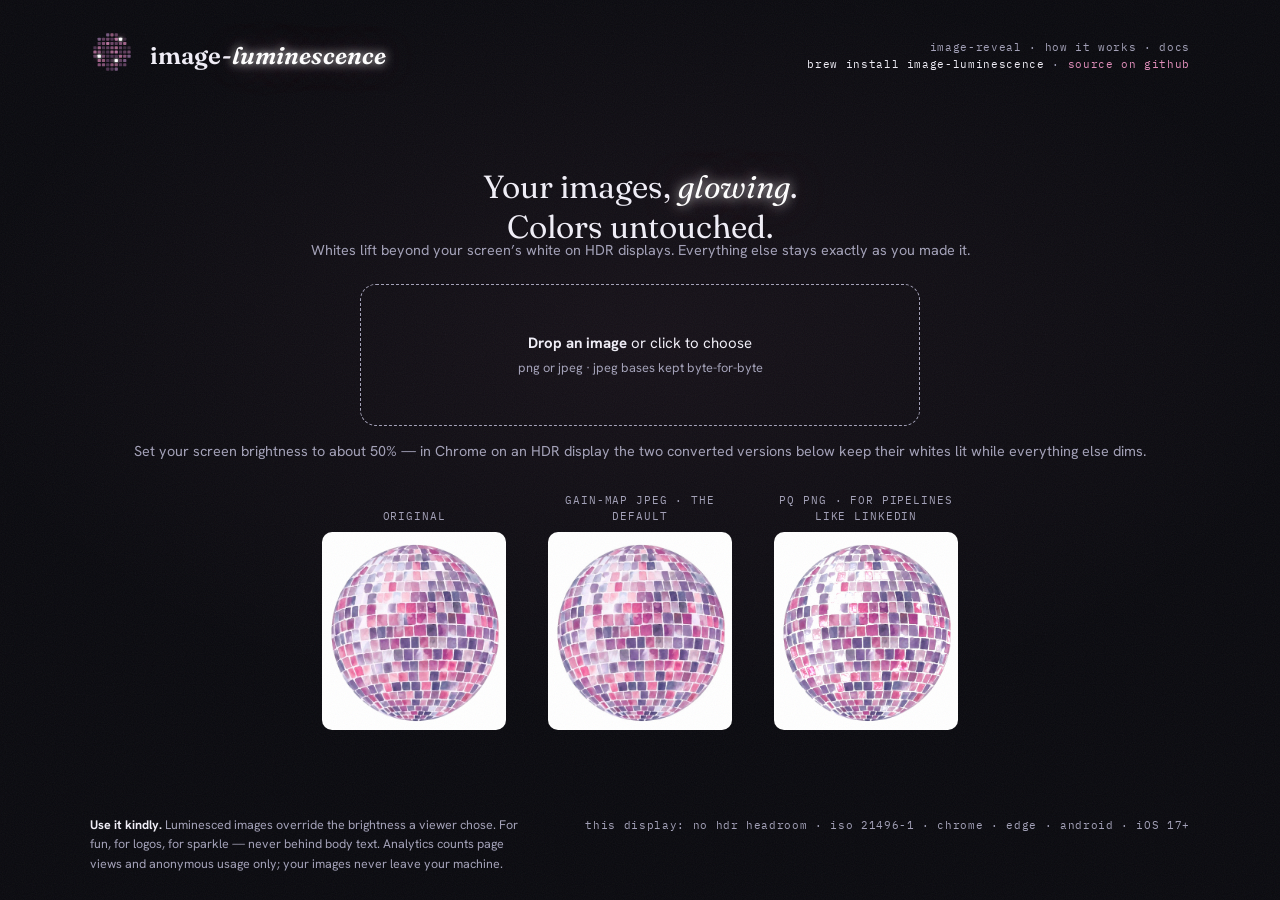
<file: docs/index.html>
<!DOCTYPE html>
<html lang="en">
<head>
<meta charset="utf-8">
<meta name="viewport" content="width=device-width, initial-scale=1">
<title>image-luminescence</title>
<meta name="description" content="Make your images glow on HDR displays. Free, private, runs entirely in your browser.">
<meta property="og:type" content="website">
<meta property="og:title" content="image-luminescence">
<meta property="og:description" content="Make your images glow on HDR displays. Your colors stay exactly yours. Free, in your browser, no uploads.">
<meta property="og:url" content="https://kwicz.github.io/image-luminescence/">
<meta property="og:image" content="https://kwicz.github.io/image-luminescence/assets/og-preview.png">
<meta property="og:image:width" content="1200">
<meta property="og:image:height" content="630">
<meta name="twitter:card" content="summary_large_image">
<meta name="twitter:title" content="image-luminescence">
<meta name="twitter:description" content="Make your images glow on HDR displays. Your colors stay exactly yours. Free, in your browser, no uploads.">
<meta name="twitter:image" content="https://kwicz.github.io/image-luminescence/assets/og-preview.png">
<script type="application/ld+json">
{
  "@context": "https://schema.org",
  "@graph": [
    {
      "@type": "WebApplication",
      "name": "image-luminescence",
      "url": "https://kwicz.github.io/image-luminescence/",
      "description": "Free browser tool that makes images glow on HDR displays. Converts PNG or JPEG into an Ultra HDR gain-map JPEG whose whites render brighter than the screen's normal white, while every color stays pixel-exact. Runs entirely client-side; images never leave the machine.",
      "applicationCategory": "DesignApplication",
      "operatingSystem": "Any (runs in the browser)",
      "browserRequirements": "Chrome or Edge on an HDR display to see the glow",
      "offers": { "@type": "Offer", "price": "0", "priceCurrency": "USD" },
      "image": "https://kwicz.github.io/image-luminescence/assets/og-preview.png",
      "featureList": [
        "Converts sRGB images to Ultra HDR (ISO 21496-1) gain-map JPEGs",
        "Whites glow up to the display's maximum brightness",
        "Colors preserved exactly; JPEG bases kept byte-for-byte",
        "Adjustable glow strength and threshold",
        "No uploads; all conversion happens in the browser",
        "Open-source command-line version available"
      ],
      "softwareHelp": "https://github.com/kwicz/image-luminescence"
    },
    {
      "@type": "FAQPage",
      "mainEntity": [
        {
          "@type": "Question",
          "name": "How do glowing HDR images work?",
          "acceptedAnswer": {
            "@type": "Answer",
            "text": "A gain-map file contains two images: the untouched sRGB image, plus a hidden grayscale glow map marking which pixels may exceed the screen's normal white and by how much. HDR displays apply the map; everything else ignores it and shows a normal image. It is the ISO 21496-1 gain map format, the same mechanism iPhone photos have used since iOS 17."
          }
        },
        {
          "@type": "Question",
          "name": "Which displays show the glow?",
          "acceptedAnswer": {
            "@type": "Answer",
            "text": "Screens with HDR brightness headroom: MacBook Pro 2021 and later glows strongly, other Mac laptops from around 2016 glow gently when dimmed, iPhone 12 and later, most OLED phones, and true HDR monitors and TVs. Standard-range screens show correct colors with no glow. For the strongest glow, set screen brightness to about 50%."
          }
        },
        {
          "@type": "Question",
          "name": "Which apps and browsers show the glow?",
          "acceptedAnswer": {
            "@type": "Answer",
            "text": "Chrome and Edge on HDR displays, Android, and iOS 17+ Photos render gain-map glow. macOS Preview shows correct colors without the boost. Anywhere unsupported, the image simply looks normal."
          }
        },
        {
          "@type": "Question",
          "name": "Do glowing images change the original colors?",
          "acceptedAnswer": {
            "@type": "Answer",
            "text": "No. The base image keeps the original sRGB pixels, byte-for-byte for JPEG input. The glow travels as separate metadata, so viewers that do not support it show the image exactly as authored."
          }
        },
        {
          "@type": "Question",
          "name": "Why do glowing LinkedIn company logos work?",
          "acceptedAnswer": {
            "@type": "Answer",
            "text": "LinkedIn preserves PNG color profiles on company-page logos, so a PNG converted to Rec.2020 PQ with a BT.2100 PQ profile keeps its glow there. Pipelines that re-encode images, like Slack, strip gain maps (leaving a normal image) and can render PQ PNGs washed out, which is why the gain-map JPEG is the safer default."
          }
        }
      ]
    }
  ]
}
</script>
<!-- Google tag (gtag.js) -->
<script async src="https://www.googletagmanager.com/gtag/js?id=G-KRL29RBPX2"></script>
<script>
  window.dataLayer = window.dataLayer || [];
  function gtag(){dataLayer.push(arguments);}
  gtag('js', new Date());

  gtag('config', 'G-KRL29RBPX2');
</script>
<link rel="icon" type="image/svg+xml" href="favicon.svg">
<link rel="icon" type="image/png" href="favicon.png">
<link rel="preconnect" href="https://fonts.googleapis.com">
<link rel="preconnect" href="https://fonts.gstatic.com" crossorigin>
<link href="https://fonts.googleapis.com/css2?family=Fraunces:ital,opsz,wght@0,9..144,380..700;1,9..144,380..700&family=Hanken+Grotesk:wght@400;700&family=IBM+Plex+Mono:wght@400;500&display=swap" rel="stylesheet">
<link rel="stylesheet" href="style.css">
</head>
<body>
<main>
  <header>
    <a id="home-link" href="#" aria-label="Back to the converter">
      <svg id="orb" width="44" height="44" viewBox="0 0 150 150" role="img"
           aria-label="image-luminescence mark"></svg>
    </a>
    <h1><a id="wordmark-link" href="#">image-<span class="lumi">luminescence</span></a></h1>
    <nav class="readout" aria-label="Site">
      <a href="#reveal" data-room="reveal">image-reveal</a> &middot;
      <a href="#how" data-room="how">how it works</a> &middot;
      <a href="#docs" data-room="docs">docs</a><br>
      <span class="brew">brew install image-luminescence</span> &middot;
      <a href="https://github.com/kwicz/image-luminescence" class="ext">source on github</a>
    </nav>
  </header>

  <div class="stage">

    <!-- room: home / the tool -->
    <section class="room active" id="room-home">
      <div id="intro">
        <p class="lede">Your images, <em>glowing</em>.<br>Colors untouched.</p>
        <p class="sub">Whites lift beyond your screen&rsquo;s white on HDR displays. Everything else stays exactly as you made it.</p>
      </div>

      <div id="dropzone" tabindex="0" role="button"
           aria-label="Choose or drop an image to luminesce">
        <p><strong>Drop an image</strong> or click to choose</p>
        <p class="small">png or jpeg &middot; jpeg bases kept byte-for-byte</p>
        <input type="file" id="file-input" accept="image/png,image/jpeg" hidden>
      </div>

      <div id="home-examples">
        <p class="sub small">Set your screen brightness to about 50% &mdash;
        in Chrome on an HDR display the two converted versions below keep
        their whites lit while everything else dims.</p>
        <div class="compare compact">
          <figure>
            <figcaption>original</figcaption>
            <img src="assets/disco-ball.png" alt="Watercolor disco ball, original">
          </figure>
          <figure>
            <figcaption>gain-map jpeg &middot; the default</figcaption>
            <img src="assets/disco-ball-luminescence.jpg" alt="Luminesced — glows on HDR displays">
          </figure>
          <figure>
            <figcaption>pq png &middot; for pipelines like linkedin</figcaption>
            <img src="assets/disco-ball-pq.png" alt="PQ version — glows where color profiles survive">
          </figure>
        </div>
      </div>

      <div id="workbench" hidden>
        <div class="compare">
          <figure>
            <figcaption>original</figcaption>
            <img id="img-before" alt="Original image">
          </figure>
          <figure>
            <figcaption>luminesced</figcaption>
            <img id="img-after" alt="Luminesced image (glows on HDR displays)">
          </figure>
        </div>
        <div class="bench-row">
          <label>where is it going?
            <select id="format">
              <option value="gainmap" selected>anywhere &middot; safe jpeg</option>
              <option value="pq">linkedin &middot; survives their pipeline</option>
            </select>
            <span class="val" id="format-hint">glows in chrome, edge &amp; phones; looks
            simply normal everywhere unsupported</span>
          </label>
          <label>glow strength
            <input type="range" id="boost" min="1.1" max="49.26" step="0.01" value="49.26">
            <span class="val" id="boost-label">max &middot; 10,000 nits</span>
          </label>
          <label>glow threshold
            <input type="range" id="knee" min="0.5" max="0.99" step="0.01" value="0.85">
            <span class="val" id="knee-label">85% &middot; near-whites only</span>
          </label>
          <button id="convert">Luminesce</button>
          <a id="download" class="button ghost">Download</a>
          <button id="reset" class="ghost" type="button">New image</button>
        </div>
      </div>
    </section>

    <!-- room: reveal -->
    <section class="room" id="room-reveal">
      <div id="reveal-intro">
        <p class="lede">One file, <em>two</em> pictures.</p>
        <p class="sub">SDR screens see the first picture. HDR screens see
        the file become the second. Nobody sees both.</p>
      </div>
      <div class="reveal-drops">
        <div class="dropzone-mini" id="drop-a" tabindex="0" role="button"
             aria-label="Choose the picture everyone sees">
          <p><strong>Everyone sees</strong></p>
          <p class="small" id="name-a">drop or click</p>
          <input type="file" id="file-a" accept="image/png,image/jpeg" hidden>
        </div>
        <div class="dropzone-mini" id="drop-b" tabindex="0" role="button"
             aria-label="Choose the picture HDR displays reveal">
          <p><strong>HDR reveals</strong></p>
          <p class="small" id="name-b">drop or click</p>
          <input type="file" id="file-b" accept="image/png,image/jpeg" hidden>
        </div>
      </div>
      <div class="bench-row" id="reveal-bench">
        <label>mode
          <select id="reveal-mode">
            <option value="2" selected>switch &middot; flips on HDR displays</option>
            <option value="6">crossfade &middot; follows the brightness slider</option>
          </select>
        </label>
        <button id="reveal-go" disabled>Reveal</button>
        <a id="reveal-download" class="button ghost" hidden>Download</a>
      </div>
      <figure id="reveal-result" hidden>
        <figcaption>the file &middot; what you see depends on your display</figcaption>
        <img id="reveal-img" alt="Reveal result — SDR displays show the first picture, HDR displays the second">
      </figure>
      <div id="reveal-examples">
        <p class="sub small">The third image below is one file built from the
        other two &mdash; what it shows depends on the screen reading it.
        Thumbnails always show the first. Reveals need the gain map to
        survive, so re-encoding pipelines (LinkedIn, Slack) show only the
        first picture &mdash; share the file directly or host it yourself.</p>
        <div class="compare compact">
          <figure>
            <figcaption>everyone sees</figcaption>
            <img src="assets/disco-ball.png" alt="Reveal ingredient A: the disco ball">
          </figure>
          <figure>
            <figcaption>hdr reveals</figcaption>
            <img src="assets/aang.jpg" alt="Reveal ingredient B">
          </figure>
          <figure>
            <figcaption>the file &middot; same bytes</figcaption>
            <img src="assets/disco-ball-reveal.jpg" alt="One file that shows A on SDR displays and B on HDR displays">
          </figure>
        </div>
      </div>
    </section>

    <!-- room: how it works -->
    <section class="room" id="room-how">
      <p class="lede">One file, <em>two</em> images.</p>
      <div class="beats">
        <div class="beat">
          <div class="beat-visual"><img src="assets/disco-ball.png" alt="" aria-hidden="true"></div>
          <p><strong>Your image, untouched.</strong> The file&rsquo;s base is
          your exact sRGB pixels &mdash; byte-for-byte when you feed it a jpeg.
          Every display on earth shows your true colors.</p>
        </div>
        <div class="beat">
          <div class="beat-visual"><img src="assets/disco-ball-stencil.png" alt="" aria-hidden="true"></div>
          <p><strong>A glow map rides along.</strong> A second, hidden
          grayscale image &mdash; this is the disco ball&rsquo;s, for real.
          White pixels mean &ldquo;boost the matching pixel,&rdquo; black
          means &ldquo;leave it alone.&rdquo; Nothing in your image is
          blurred or changed.</p>
        </div>
        <div class="beat">
          <div class="beat-visual result" aria-hidden="true"><span></span></div>
          <p><strong>HDR displays apply it.</strong> Capable screens boost the
          marked pixels into brightness headroom. Everything else ignores the
          stencil and sees a perfectly normal jpeg.</p>
        </div>
      </div>
      <div class="curve-strip">
        <svg width="270" height="104" viewBox="0 0 270 104" role="img"
             aria-label="The gain curve: flat at no boost until the threshold, then rising smoothly to full strength at pure white">
          <line x1="18" y1="86" x2="256" y2="86" stroke="#27273a" stroke-width="1"/>
          <line x1="18" y1="86" x2="18" y2="10" stroke="#27273a" stroke-width="1"/>
          <path d="M18 84 L172 84 Q216 84 248 22" fill="none"
                stroke="#e08dba" stroke-width="2" stroke-linecap="round"/>
          <circle cx="248" cy="22" r="4" fill="#ffffff" filter="url(#curve-glow)"/>
          <line x1="172" y1="84" x2="172" y2="92" stroke="#a3a1b8" stroke-width="1"/>
          <text x="172" y="102" text-anchor="middle" class="curve-label">threshold</text>
          <text x="242" y="12" text-anchor="end" class="curve-label">strength</text>
          <text x="18" y="102" class="curve-label">black</text>
          <text x="256" y="102" text-anchor="end" class="curve-label">white</text>
          <defs><filter id="curve-glow" x="-200%" y="-200%" width="500%" height="500%">
            <feDropShadow dx="0" dy="0" stdDeviation="3" flood-color="#ffffff" flood-opacity="0.9"/>
            <feDropShadow dx="0" dy="0" stdDeviation="7" flood-color="#e08dba" flood-opacity="0.6"/>
          </filter></defs>
        </svg>
        <p class="sub curve-note">The curve behind the sliders: nothing is
        boosted until a pixel nears white, then the glow ramps to full
        strength. The format is the ISO 21496-1 gain map &mdash; the same
        mechanism every iPhone photo has used since iOS 17.</p>
      </div>
    </section>

    <!-- room: docs -->
    <section class="room" id="room-docs">
      <p class="lede">Take it <em>home</em>.</p>
      <div class="docs-grid">
        <div class="doc-card">
          <p class="doc-title">command line</p>
          <pre><span class="c"># it's a homebrew package:</span>
brew tap kwicz/tap
brew install image-luminescence

luminesce logo.png
<span class="c"># -&gt; logo-luminescence.jpg</span>
luminesce-reveal a.png b.png
luminesce-pq logo.png  <span class="c"># pq png, for linkedin</span>

--boost 49.26  <span class="c">glow ceiling, default max</span>
--knee  0.85   <span class="c">how near white before glow</span></pre>
          <p class="doc-body" style="margin-top:10px">Prefer source?
          <code>git clone</code> the repo, <code>brew install imagemagick
          libultrahdr</code>, and run the python scripts directly &mdash;
          same tools, no install.</p>
          <p class="doc-title">which tool</p>
          <p class="doc-body"><strong>Two converters, two strategies.</strong>
          <code>luminescence.py</code> makes gain-map jpegs: glow as
          removable metadata, safe everywhere &mdash; pipelines that
          re-encode (Slack) just show a normal image. Use it by default.
          <code>luminescence_pq.py</code> makes PQ pngs: glow baked into
          the pixels, survives pipelines that keep PNG profiles (LinkedIn
          &mdash; how those glowing company icons work), but viewers that
          ignore the profile show a washed-out ghost (Slack). Only for
          destinations you&rsquo;ve verified.
          <code>image-reveal</code> (luminescence_reveal.py) packs <em>two different
          pictures</em> into one file: SDR viewers see the first, HDR
          viewers see the file become the second. One artifact of the
          format nobody else is using.</p>
        </div>
        <div class="doc-card">
          <p class="doc-title">this page</p>
          <p class="doc-body">The converter above runs the same math compiled
          to the browser &mdash; canvas in, gain-map jpeg out. Your image
          never leaves your machine.</p>
          <p class="doc-title">roadmap</p>
          <p class="doc-body">Also: <code>brew tap kwicz/tap &amp;&amp; brew install
          image-luminescence</code>, pip install from the clone, a Figma
          plugin, and a Finder quick action. Details in the
          <a href="https://github.com/kwicz/image-luminescence">repo</a>.</p>
          <p class="doc-title">displays</p>
          <p class="doc-body">The glow needs a screen with brightness headroom.
          Rough vintages: MacBook Pro 2021+ glows hard, other Macs from
          ~2016 glow gently when dimmed, iPhone 12+ and OLED phones glow,
          and HDR monitors/TVs (roughly 2016+, real HDR &mdash; not
          &ldquo;HDR400&rdquo;) glow. Standard-range screens like
          Apple&rsquo;s Thunderbolt Display show correct colors, no glow.
          Headroom shrinks as brightness rises &mdash; set your screen to
          about 50% brightness for maximum glow. This page checks your
          display live, in the corner below.</p>
          <p class="doc-title">format</p>
          <p class="doc-body">ISO 21496-1 / Ultra HDR gain-map jpeg &middot;
          glows in Chrome and Edge on HDR displays, Android, and iOS 17+
          Photos. macOS Preview shows correct colors but may not boost.
          Anywhere unsupported it&rsquo;s simply a normal image &mdash;
          correct colors, no glow. The gain
          curve &mdash; how hard each pixel is boosted &mdash; ramps from your
          threshold to your ceiling and is stored as metadata, which is why
          macOS describes these files as &ldquo;Adaptive Gain Curve.&rdquo;</p>
        </div>
      </div>
    </section>
  </div>

  <footer>
    <p class="foot-note"><strong>Use it kindly.</strong> Luminesced images
    override the brightness a viewer chose. For fun, for logos, for sparkle
    &mdash; never behind body text.
    Analytics counts page views and anonymous usage only; your images never
    leave your machine.</p>
    <p class="foot-meta"><span id="hdr-check"></span>iso 21496-1 &middot; chrome &middot; edge &middot; android &middot; iOS 17+</p>
  </footer>
</main>
<script src="app.js"></script>
<script>
// Logo mark: disco orb as a pixel grid, three tiles luminesced.
(function () {
  const svg = document.getElementById("orb");
  const NS = "http://www.w3.org/2000/svg";
  const C = 75, R = 68, T = 11, GAP = 3.5;
  const dims = ["#3a2a3c", "#4d3350", "#5e3d5c", "#6d4668", "#804f74"];
  const pinks = ["#8a5474", "#a06288", "#b5719c", "#75577e"];
  const lit = [[2, -3], [-3, 1], [1, 2]];
  let seed = 7;
  const rand = () => (seed = (seed * 16807) % 2147483647) / 2147483647;
  for (let gy = -6; gy <= 6; gy++) {
    for (let gx = -6; gx <= 6; gx++) {
      const x = C + gx * (T + GAP), y = C + gy * (T + GAP);
      if (Math.hypot(x - C, y - C) > R - T / 2) continue;
      const rect = document.createElementNS(NS, "rect");
      rect.setAttribute("x", x - T / 2);
      rect.setAttribute("y", y - T / 2);
      rect.setAttribute("width", T);
      rect.setAttribute("height", T);
      rect.setAttribute("rx", 2.5);
      const isLit = lit.some(([lx, ly]) => lx === gx && ly === gy);
      if (isLit) {
        rect.setAttribute("fill", "#ffffff");
        rect.setAttribute("filter", "url(#bloom)");
      } else {
        const pool = rand() < 0.4 ? pinks : dims;
        rect.setAttribute("fill", pool[Math.floor(rand() * pool.length)]);
      }
      svg.appendChild(rect);
    }
  }
  const defs = document.createElementNS(NS, "defs");
  defs.innerHTML = '<filter id="bloom" x="-120%" y="-120%" width="340%" height="340%">' +
    '<feDropShadow dx="0" dy="0" stdDeviation="4" flood-color="#ffffff" flood-opacity="0.9"/>' +
    '<feDropShadow dx="0" dy="0" stdDeviation="10" flood-color="#e08dba" flood-opacity="0.6"/></filter>';
  svg.prepend(defs);
})();

const $ = (id) => document.getElementById(id);

// ---------- live display check ----------
(function () {
  const el = $("hdr-check");
  const mq = matchMedia("(dynamic-range: high)");
  const render = () => {
    el.textContent = mq.matches
      ? "this display: glow-ready · "
      : "this display: no hdr headroom · ";
    el.style.color = mq.matches ? "var(--disco)" : "";
  };
  render();
  mq.addEventListener("change", render);
})();

// ---------- rooms ----------
const rooms = { home: "room-home", reveal: "room-reveal", how: "room-how", examples: "room-home", docs: "room-docs" };

function showRoom(name) {
  const target = rooms[name] ? name : "home";
  document.querySelectorAll(".room").forEach((r) => r.classList.remove("active"));
  const el = $(rooms[target]);
  el.classList.add("active");
  el.classList.remove("entering");
  void el.offsetWidth; // restart the entrance animation
  el.classList.add("entering");
  document.querySelectorAll("nav [data-room]").forEach((a) => {
    a.classList.toggle("here", a.dataset.room === target);
  });
  gtag("event", "room_view", { room: target });
}

window.addEventListener("hashchange", () => showRoom(location.hash.slice(1)));
document.querySelectorAll("#home-link, #wordmark-link").forEach((a) =>
  a.addEventListener("click", (e) => {
    e.preventDefault();
    history.pushState(null, "", location.pathname);
    showRoom("home");
  })
);
if (location.hash) showRoom(location.hash.slice(1));

// ---------- converter ----------
let currentFile = null;
let outName = "luminesced.jpg";

$("dropzone").addEventListener("click", () => $("file-input").click());
$("dropzone").addEventListener("keydown", (e) => {
  if (e.key === "Enter" || e.key === " ") $("file-input").click();
});
$("dropzone").addEventListener("dragover", (e) => {
  e.preventDefault();
  $("dropzone").classList.add("hover");
});
$("dropzone").addEventListener("dragleave", () => $("dropzone").classList.remove("hover"));
$("dropzone").addEventListener("drop", (e) => {
  e.preventDefault();
  $("dropzone").classList.remove("hover");
  if (e.dataTransfer.files[0]) pick(e.dataTransfer.files[0]);
});
$("file-input").addEventListener("change", () => {
  if ($("file-input").files[0]) pick($("file-input").files[0]);
});

function pick(file) {
  currentFile = file;
  outName = file.name.replace(/\.[^.]*$/, "") + "-luminescence.jpg";
  $("intro").hidden = true;
  $("dropzone").hidden = true;
  $("home-examples").hidden = true;
  $("workbench").hidden = false;
  $("img-before").src = URL.createObjectURL(file);
  convert();
}

$("download").addEventListener("click", () => gtag("event", "download"));

$("reset").addEventListener("click", () => {
  currentFile = null;
  $("workbench").hidden = true;
  $("intro").hidden = false;
  $("dropzone").hidden = false;
  $("home-examples").hidden = false;
  $("file-input").value = "";
});

$("boost").addEventListener("input", () => {
  const v = parseFloat($("boost").value);
  $("boost-label").textContent = v >= 49.26 ? "max · 10,000 nits" : v.toFixed(1) + "x over sdr white";
});
$("knee").addEventListener("input", () => {
  $("knee-label").textContent = Math.round($("knee").value * 100) + "% · " +
    ($("knee").value > 0.8 ? "near-whites only" : "deeper into midtones");
});
$("format").addEventListener("change", () => {
  $("format-hint").textContent = $("format").value === "pq"
    ? "the one format linkedin keeps — but it ghosts gray in apps that ignore profiles (slack)"
    : "glows in chrome, edge & phones; looks simply normal everywhere unsupported";
  convert();
});
$("convert").addEventListener("click", convert);

// ---------- reveal room ----------
const revealFiles = { a: null, b: null };
for (const k of ["a", "b"]) {
  const zone = $("drop-" + k), input = $("file-" + k);
  zone.addEventListener("click", () => input.click());
  zone.addEventListener("keydown", (e) => {
    if (e.key === "Enter" || e.key === " ") input.click();
  });
  zone.addEventListener("dragover", (e) => { e.preventDefault(); zone.classList.add("hover"); });
  zone.addEventListener("dragleave", () => zone.classList.remove("hover"));
  zone.addEventListener("drop", (e) => {
    e.preventDefault();
    zone.classList.remove("hover");
    if (e.dataTransfer.files[0]) pickReveal(k, e.dataTransfer.files[0]);
  });
  input.addEventListener("change", () => {
    if (input.files[0]) pickReveal(k, input.files[0]);
  });
}
function pickReveal(k, file) {
  revealFiles[k] = file;
  $("name-" + k).textContent = file.name;
  $("reveal-go").disabled = !(revealFiles.a && revealFiles.b);
}
$("reveal-go").addEventListener("click", async () => {
  $("reveal-go").disabled = true;
  $("reveal-go").textContent = "Working…";
  try {
    const headroom = parseFloat($("reveal-mode").value);
    const bytes = await reveal(revealFiles.a, revealFiles.b, { headroom });
    const url = URL.createObjectURL(new Blob([bytes], { type: "image/jpeg" }));
    $("reveal-img").src = url;
    $("reveal-examples").hidden = true;
    $("reveal-result").hidden = false;
    const name = revealFiles.a.name.replace(/\.[^.]*$/, "") + "-image-reveal.jpg";
    $("reveal-download").href = url;
    $("reveal-download").download = name;
    $("reveal-download").hidden = false;
    gtag("event", "reveal", { headroom });
  } catch (err) {
    alert("Reveal failed: " + err.message);
  } finally {
    $("reveal-go").disabled = false;
    $("reveal-go").textContent = "Reveal";
  }
});

async function convert() {
  if (!currentFile) return;
  $("convert").disabled = true;
  $("convert").textContent = "Working…";
  try {
    const fmt = $("format").value;
    const knee = parseFloat($("knee").value);
    const boost = parseFloat($("boost").value);
    let bytes, mime, suffix;
    if (fmt === "pq") {
      bytes = await luminescePq(currentFile, { knee, nits: 203 + (1000 - 203) * ((boost - 1.1) / (49.26 - 1.1)) + 0 });
      mime = "image/png";
      suffix = "-luminescence-linkedin.png";
    } else {
      bytes = await luminesce(currentFile, { boost, knee });
      mime = "image/jpeg";
      suffix = "-luminescence.jpg";
    }
    const blob = new Blob([bytes], { type: mime });
    const url = URL.createObjectURL(blob);
    $("img-after").src = url;
    $("download").href = url;
    $("download").download = currentFile.name.replace(/\.[^.]*$/, "") + suffix;
    gtag("event", "convert", { boost, knee, format: fmt });
  } catch (err) {
    alert("Conversion failed: " + err.message);
  } finally {
    $("convert").disabled = false;
    $("convert").textContent = "Luminesce";
  }
}
</script>
</body>
</html>
</file>
<file: docs/style.css>
/* image-luminescence — the interface is a dark room.
 * One viewport on desktop. No eyebrows. No borders except buttons and
 * the dropzone. No side rails, ever. Interactions get brighter, never
 * darker. */

:root {
  --void: #0a0a0f;
  --room: #14141c;
  --dim: #a3a1b8;
  --ink: #f1eff8;
  --disco: #e08dba;
  --disco-deep: #cb7aa3;
  --phosphor: #ffffff;
  --bloom-core: rgba(255, 255, 255, 0.85);
  --bloom-halo: rgba(224, 141, 186, 0.45);
  --serif: "Fraunces", "Iowan Old Style", Georgia, serif;
  --sans: "Hanken Grotesk", -apple-system, "Segoe UI", sans-serif;
  --mono: "IBM Plex Mono", ui-monospace, Menlo, monospace;
}

* { box-sizing: border-box; }

html, body { height: 100%; }

body {
  margin: 0;
  background:
    radial-gradient(ellipse 90% 70% at 50% 38%, rgba(224, 141, 186, 0.06), transparent 60%),
    var(--void);
  color: var(--ink);
  font: 15px/1.55 var(--sans);
}

/* film grain over everything, beneath nothing */
body::after {
  content: "";
  position: fixed;
  inset: 0;
  pointer-events: none;
  opacity: 0.055;
  background-image: url("data:image/svg+xml,%3Csvg xmlns='http://www.w3.org/2000/svg' width='300' height='300'%3E%3Cfilter id='n'%3E%3CfeTurbulence type='fractalNoise' baseFrequency='0.9' numOctaves='2'/%3E%3C/filter%3E%3Crect width='300' height='300' filter='url(%23n)'/%3E%3C/svg%3E");
}

main {
  min-height: 100dvh;
  display: grid;
  grid-template-rows: auto 1fr auto;
  max-width: 1180px;
  margin: 0 auto;
  padding: 30px 40px 26px;
  gap: 18px;
}

/* ---------- top bar: mark + wordmark ---------- */
header {
  display: flex;
  align-items: center;
  gap: 16px;
}
header svg { flex: 0 0 auto; }
h1 {
  font-family: var(--serif);
  font-weight: 620;
  font-size: 1.5rem;
  letter-spacing: 0.005em;
  margin: 0;
}
h1 .lumi {
  font-style: italic;
  color: var(--phosphor);
  text-shadow: 0 0 10px var(--bloom-core), 0 0 34px var(--bloom-halo);
}
.readout {
  font-family: var(--mono);
  font-size: 0.68rem;
  letter-spacing: 0.06em;
  color: var(--dim);
  margin-left: auto;
  text-align: right;
}
.readout a { color: var(--disco); text-decoration: none; }
.readout a:hover { text-decoration: underline; }

/* ---------- the stage ---------- */
.stage {
  display: flex;
  flex-direction: column;
  justify-content: center;
  align-items: center;
  gap: 22px;
  min-height: 0;
}

.lede {
  font-family: var(--serif);
  font-weight: 380;
  font-size: clamp(1.3rem, 2.6vw, 2rem);
  line-height: 1.25;
  text-align: center;
  max-width: 26ch;
  margin: 0 auto;
  text-wrap: balance;
}
.sub { margin-left: auto; margin-right: auto; }
.lede em {
  font-style: italic;
  color: var(--phosphor);
  text-shadow: 0 0 12px var(--bloom-core), 0 0 40px var(--bloom-halo);
}
.sub {
  color: var(--dim);
  text-align: center;
  margin: -8px 0 0;
  font-size: 0.9rem;
}

#dropzone {
  width: min(560px, 100%);
  padding: 44px 24px;
  border: 1px dashed var(--dim);
  border-radius: 16px;
  text-align: center;
  cursor: pointer;
  transition: border-color 0.18s ease, box-shadow 0.18s ease;
}
#dropzone.hover,
#dropzone:hover,
#dropzone:focus-visible {
  border-color: var(--phosphor);
  box-shadow: 0 0 34px rgba(224, 141, 186, 0.16);
  outline: none;
}
#dropzone p { margin: 3px 0; }
#dropzone strong { color: var(--ink); font-weight: 700; }
#dropzone .small { color: var(--dim); font-size: 0.8rem; }

/* ---------- working state ---------- */
#workbench {
  display: flex;
  flex-direction: column;
  align-items: center;
  gap: 18px;
  width: 100%;
  min-height: 0;
}
.compare {
  display: flex;
  gap: 18px;
  justify-content: center;
  align-items: flex-start;
  min-height: 0;
}
.compare figure { margin: 0; min-width: 0; }
.compare figcaption {
  font-family: var(--mono);
  font-size: 0.68rem;
  letter-spacing: 0.08em;
  text-transform: uppercase;
  color: var(--dim);
  margin-bottom: 7px;
}
.compare img {
  max-width: 100%;
  max-height: 44vh;
  border-radius: 10px;
  background: #fff;
  display: block;
}
.compare.compact img { max-height: 22vh; }
.compare.compact figure {
  display: flex;
  flex-direction: column;
  align-items: center;
  gap: 7px;
  flex: 0 1 200px;
}
.compare.compact figcaption {
  text-align: center;
  max-width: 100%;
  line-height: 1.5;
}
.compare.compact figcaption { margin-bottom: 0; }
.compare.compact { gap: 26px; align-items: end; }
#home-examples, #reveal-examples {
  display: flex;
  flex-direction: column;
  align-items: center;
  gap: 30px;
}
#room-examples .compare:not(.compact) img { max-height: 30vh; }

.bench-row {
  display: flex;
  flex-wrap: wrap;
  gap: 20px 28px;
  align-items: end;
  justify-content: center;
  background: var(--room);
  border-radius: 14px;
  padding: 16px 22px;
}
.bench-row label {
  display: flex;
  flex-direction: column;
  gap: 5px;
  font-size: 0.75rem;
  color: var(--dim);
  min-width: 190px;
}
.bench-row input[type="range"] { accent-color: var(--disco); }
.bench-row .val {
  font-family: var(--mono);
  font-size: 0.72rem;
  color: var(--ink);
}

button, .button {
  font: 700 0.95rem var(--sans);
  background: var(--phosphor);
  color: #14060e;
  border: 1px solid var(--phosphor);
  border-radius: 999px;
  padding: 11px 28px;
  cursor: pointer;
  text-decoration: none;
  display: inline-block;
  box-shadow: 0 0 10px var(--bloom-core), 0 0 30px var(--bloom-halo);
  transition: box-shadow 0.18s ease;
}
button:hover, .button:hover,
button:focus-visible, .button:focus-visible {
  box-shadow: 0 0 16px var(--bloom-core), 0 0 60px 6px var(--bloom-halo);
  outline: none;
}
button:disabled { opacity: 0.65; cursor: wait; box-shadow: none; }

.ghost {
  background: transparent;
  color: var(--ink);
  border: 1px solid var(--dim);
  box-shadow: none;
  font-weight: 400;
}
.ghost:hover, .ghost:focus-visible {
  border-color: var(--phosphor);
  box-shadow: 0 0 18px rgba(224, 141, 186, 0.22);
}

/* ---------- footer ---------- */
footer {
  display: flex;
  justify-content: space-between;
  gap: 24px;
  align-items: baseline;
}
footer p { margin: 0; }
.foot-note {
  color: var(--dim);
  font-size: 0.78rem;
  max-width: 62ch;
}
.foot-note strong { color: var(--ink); }
.foot-meta {
  font-family: var(--mono);
  font-size: 0.68rem;
  letter-spacing: 0.06em;
  color: var(--dim);
  white-space: nowrap;
}

[hidden] { display: none !important; }

/* ---------- rooms ---------- */
.room { display: none; }
.room.active {
  display: flex;
  flex-direction: column;
  justify-content: center;
  align-items: center;
  gap: 22px;
  width: 100%;
  min-height: 0;
}
.room.entering { animation: room-in 0.45s cubic-bezier(0.2, 0.7, 0.2, 1) both; }
@keyframes room-in {
  from { opacity: 0; transform: translateY(14px); }
  to   { opacity: 1; transform: none; }
}

header a { color: inherit; text-decoration: none; }
nav [data-room] { color: var(--dim); transition: color 0.15s ease, text-shadow 0.15s ease; }
nav [data-room]:hover { color: var(--ink); text-decoration: none; }
nav [data-room].here {
  color: var(--phosphor);
  text-shadow: 0 0 8px var(--bloom-halo);
}
nav .ext { color: var(--disco); }
nav .brew { color: var(--ink); }

/* reveal room */
.reveal-drops { display: flex; gap: 16px; flex-wrap: wrap; justify-content: center; }
.dropzone-mini {
  padding: 22px 30px;
  border: 1px dashed var(--dim);
  border-radius: 12px;
  text-align: center;
  cursor: pointer;
  min-width: 220px;
  transition: border-color 0.18s ease, box-shadow 0.18s ease;
}
.dropzone-mini.hover, .dropzone-mini:hover, .dropzone-mini:focus-visible {
  border-color: var(--phosphor);
  box-shadow: 0 0 26px rgba(224, 141, 186, 0.14);
  outline: none;
}
.dropzone-mini p { margin: 2px 0; }
.dropzone-mini .small { color: var(--dim); font-size: 0.78rem; }
.bench-row select {
  background: var(--void);
  color: var(--ink);
  border: 1px solid var(--dim);
  border-radius: 8px;
  padding: 8px 10px;
  font: inherit;
}
#reveal-result { margin: 0; }
#reveal-result img { max-height: 30vh; border-radius: 10px; background: #fff; display: block; }
#reveal-result figcaption {
  font-family: var(--mono); font-size: 0.68rem; letter-spacing: 0.08em;
  text-transform: uppercase; color: var(--dim); margin-bottom: 7px;
}

/* how it works */
.beats {
  display: grid;
  grid-template-columns: repeat(3, minmax(0, 1fr));
  gap: 18px;
  max-width: 940px;
}
.beat {
  background: var(--room);
  border-radius: 14px;
  padding: 20px;
}
.beat p { margin: 14px 0 0; font-size: 0.85rem; color: var(--dim); }
.beat strong { color: var(--ink); display: block; margin-bottom: 4px; }
.beat-visual {
  height: 110px;
  border-radius: 10px;
  background: var(--void);
  display: flex;
  align-items: center;
  justify-content: center;
  overflow: hidden;
}
.beat-visual img { height: 90px; border-radius: 6px; }
.beat-visual.stencil {
  background:
    radial-gradient(circle 26px at 50% 46%, rgba(255,255,255,0.95), rgba(255,255,255,0.12) 70%, transparent 75%),
    #000;
}
.beat-visual.result span {
  width: 56px; height: 56px; border-radius: 50%;
  background: var(--phosphor);
  box-shadow: 0 0 14px var(--bloom-core), 0 0 48px 8px var(--bloom-halo);
}
.room.entering .beat { animation: room-in 0.5s cubic-bezier(0.2, 0.7, 0.2, 1) both; }
.room.entering .beat:nth-child(2) { animation-delay: 0.08s; }
.room.entering .beat:nth-child(3) { animation-delay: 0.16s; }

/* docs */
.docs-grid {
  display: grid;
  grid-template-columns: minmax(0, 1.2fr) minmax(0, 1fr);
  gap: 18px;
  max-width: 940px;
  width: 100%;
}
.doc-card {
  background: var(--room);
  border-radius: 14px;
  padding: 20px 22px;
  min-width: 0;
}
.doc-title {
  font-family: var(--mono);
  font-size: 0.68rem;
  letter-spacing: 0.14em;
  text-transform: uppercase;
  color: var(--disco);
  margin: 0 0 8px;
}
.doc-title + .doc-title, .doc-body + .doc-title { margin-top: 16px; }
.doc-body { margin: 0; font-size: 0.85rem; color: var(--dim); }
.doc-body a { color: var(--disco); }
.doc-card pre {
  margin: 0;
  font-family: var(--mono);
  font-size: 0.74rem;
  line-height: 1.75;
  color: var(--ink);
  overflow-x: auto;
}
.doc-card pre .c { color: var(--dim); }

.curve-strip {
  display: flex;
  gap: 26px;
  align-items: center;
  justify-content: center;
  flex-wrap: wrap;
  max-width: 940px;
}
.curve-strip svg { flex: 0 0 auto; }
.curve-note { text-align: left; max-width: 46ch; margin: 0; }
.curve-label {
  font-family: var(--mono);
  font-size: 9px;
  letter-spacing: 0.08em;
  fill: #a3a1b8;
}

@media (max-width: 900px) {
  .beats, .docs-grid { grid-template-columns: 1fr; }
}

/* one viewport on desktop; phones scroll naturally */
@media (min-width: 900px) and (min-height: 620px) {
  html, body { overflow: hidden; scrollbar-gutter: auto; }
  main { height: 100dvh; }
}
@media (max-width: 700px) {
  main { padding: 22px 20px; }
  .compare { flex-direction: column; align-items: center; }
  .compare img { max-height: 36vh; }
  .readout { display: none; }
  footer { flex-direction: column; gap: 8px; }
  .foot-meta { white-space: normal; }
}
@media (prefers-reduced-motion: reduce) {
  * { transition: none !important; }
}
</file>
